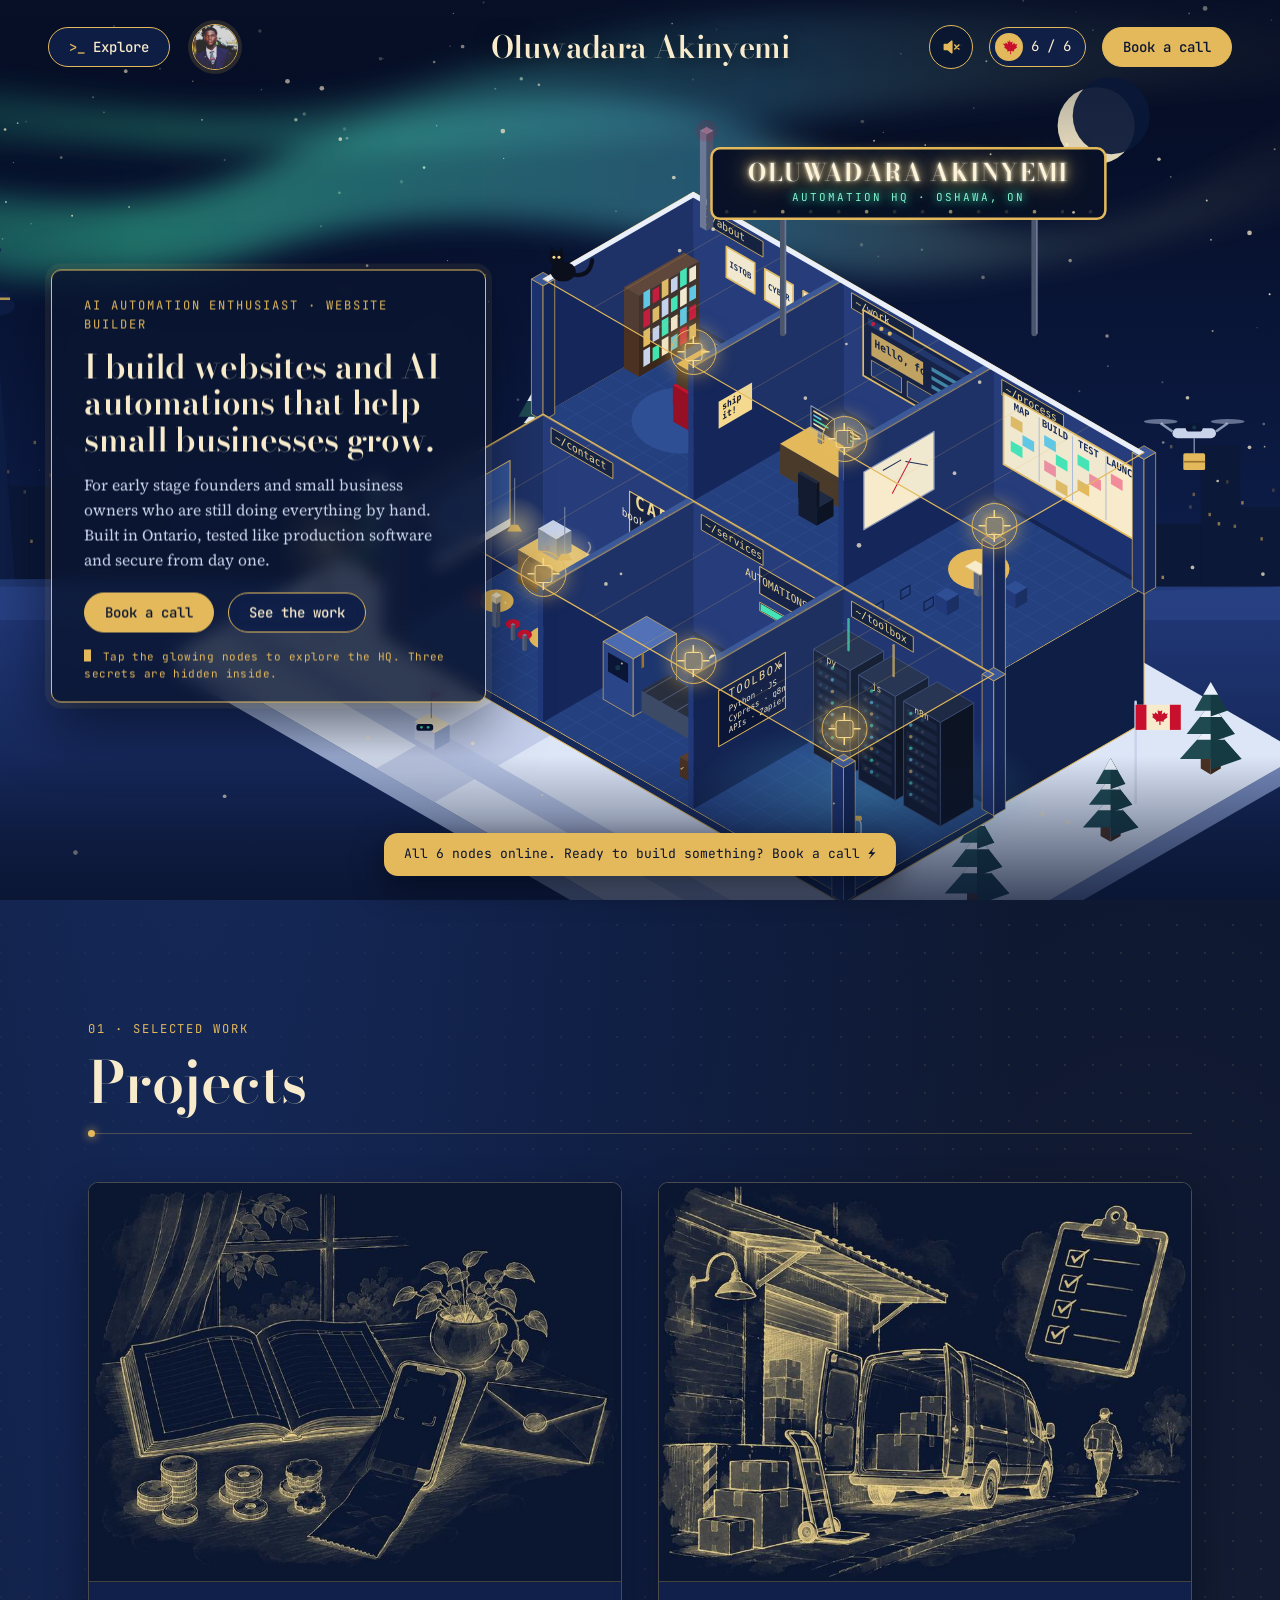
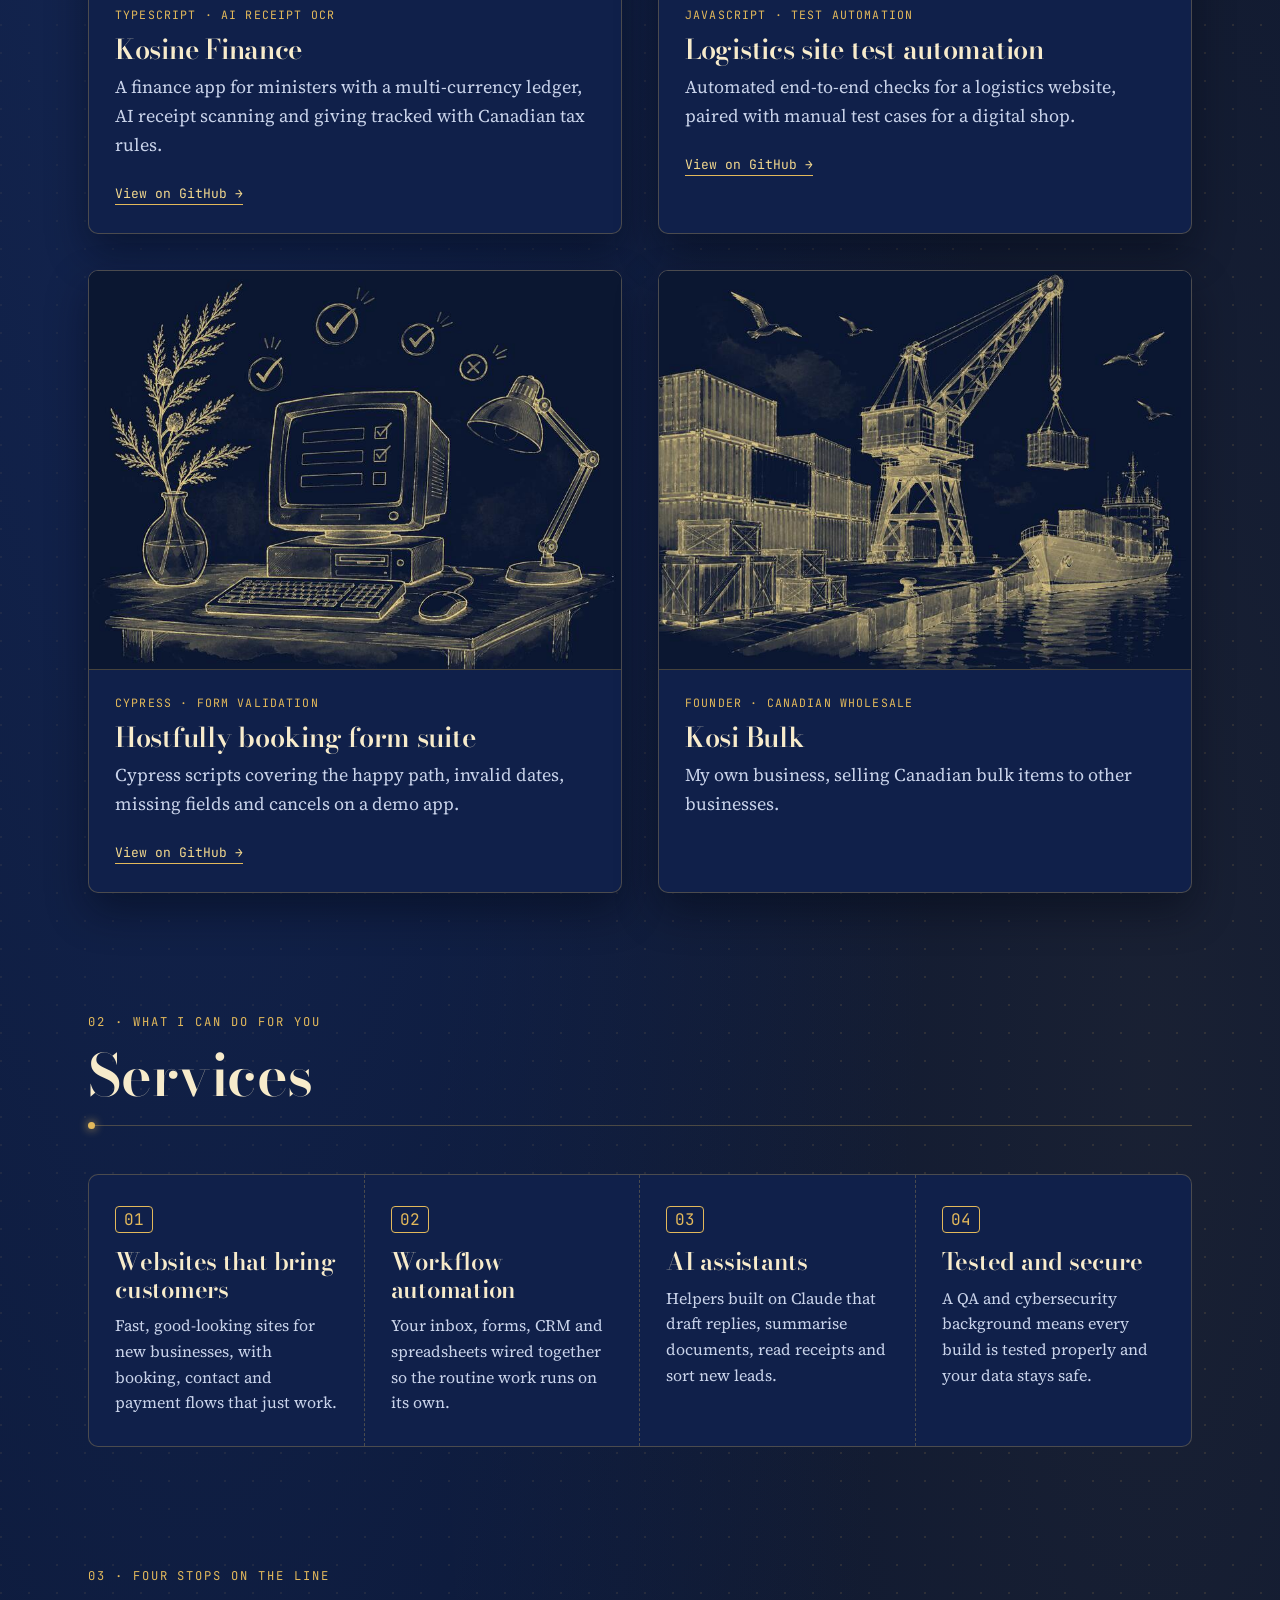
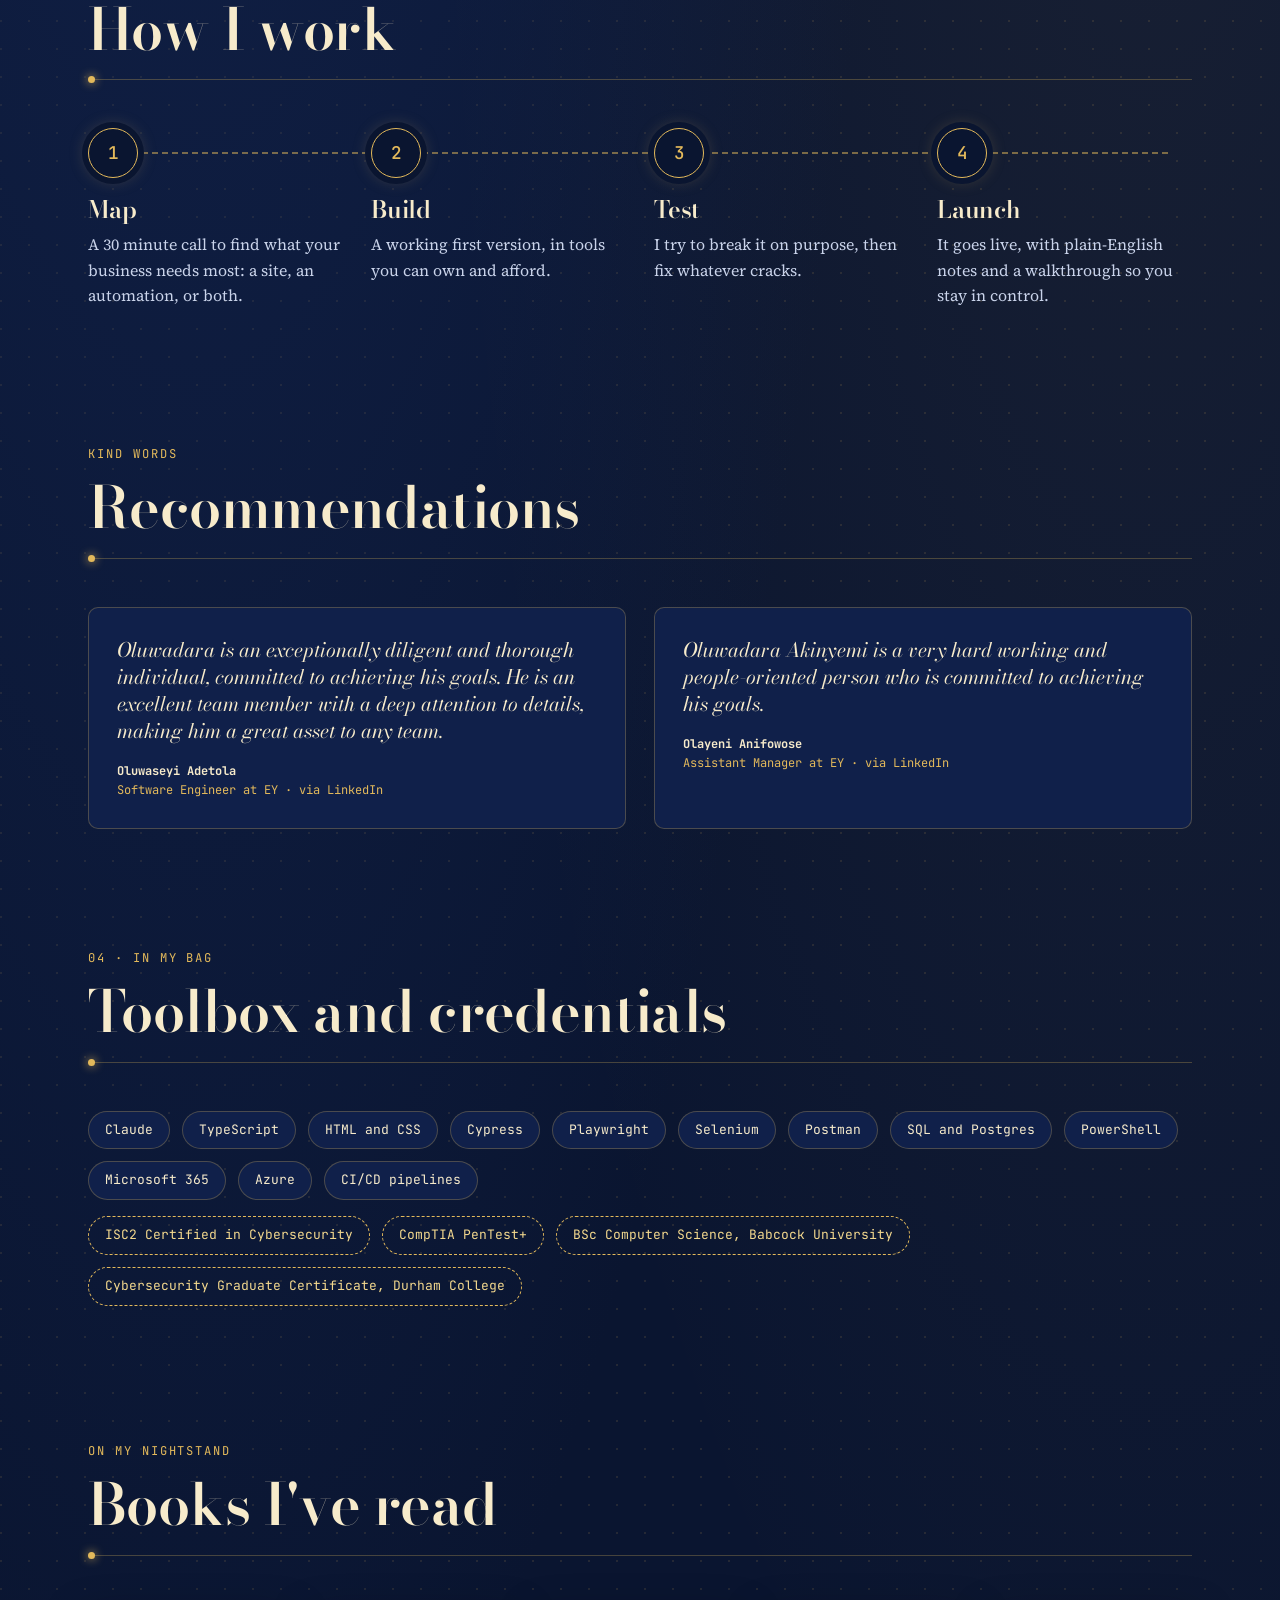
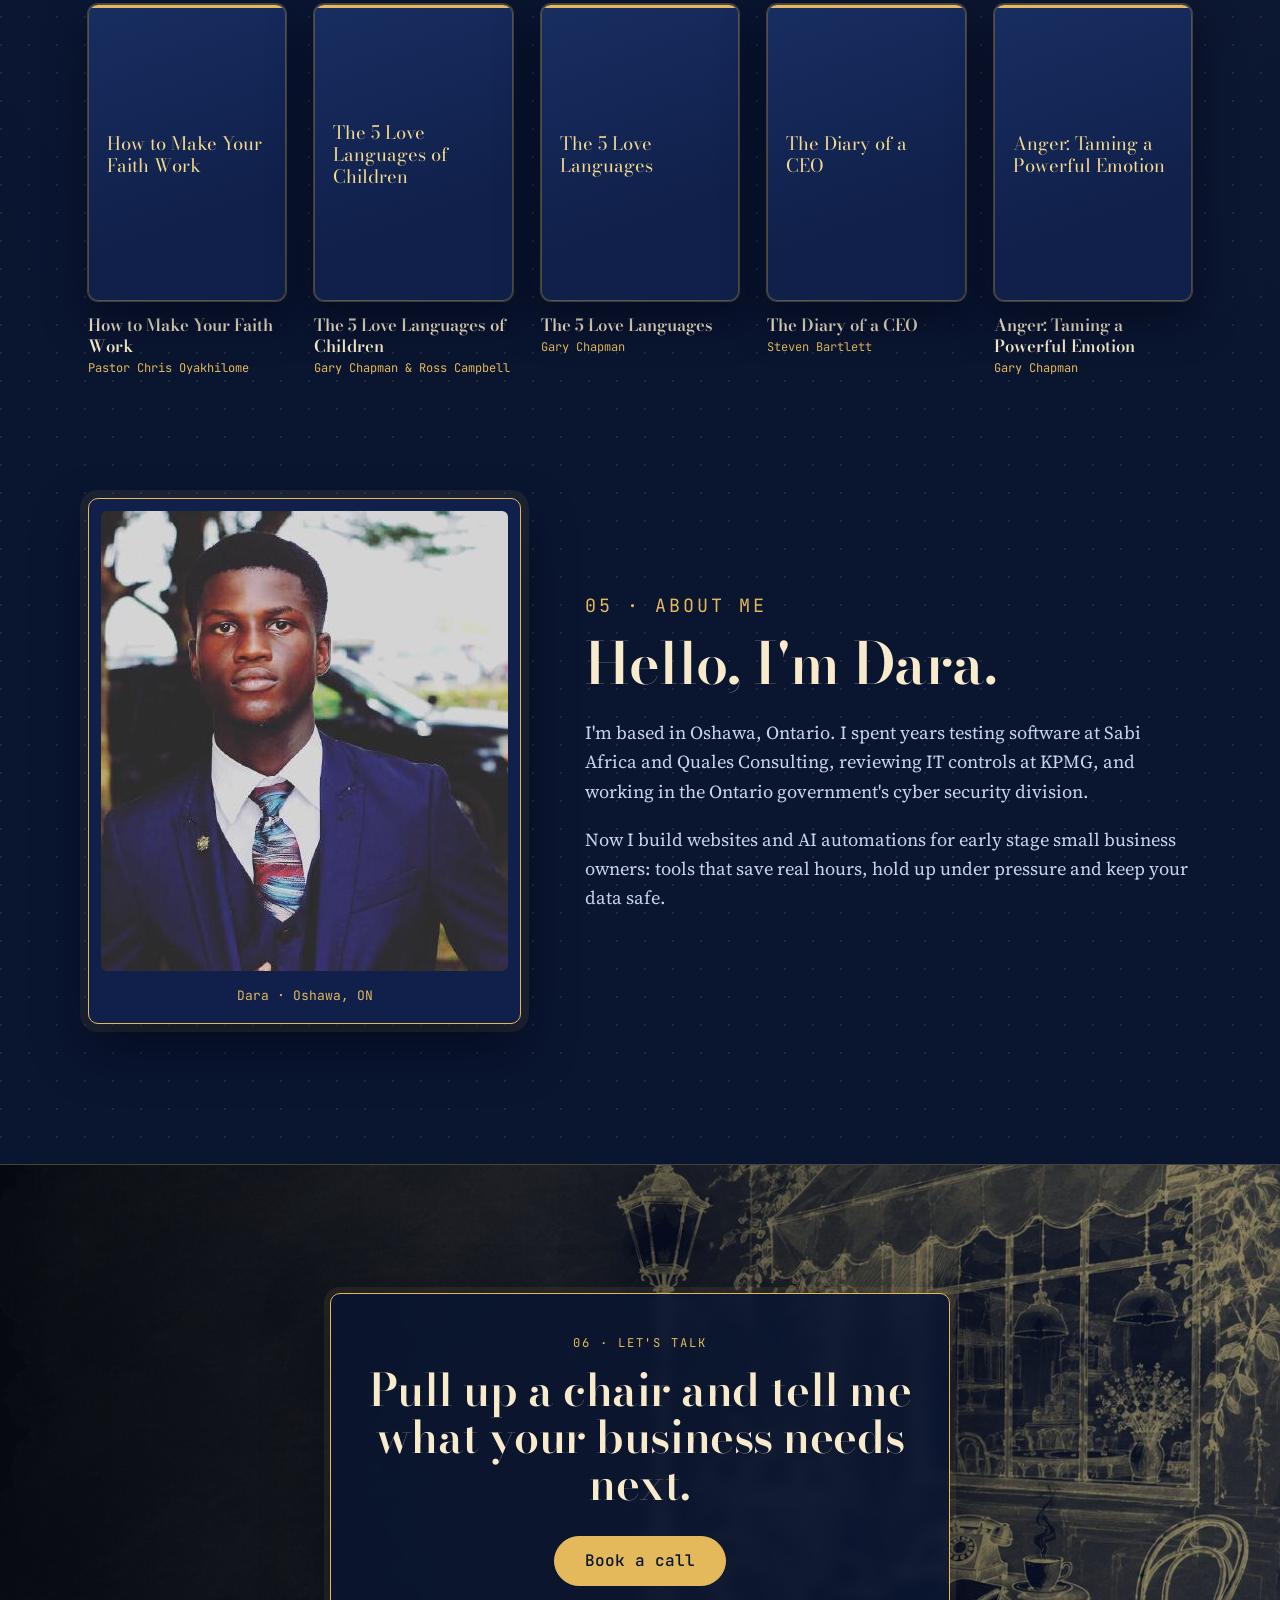
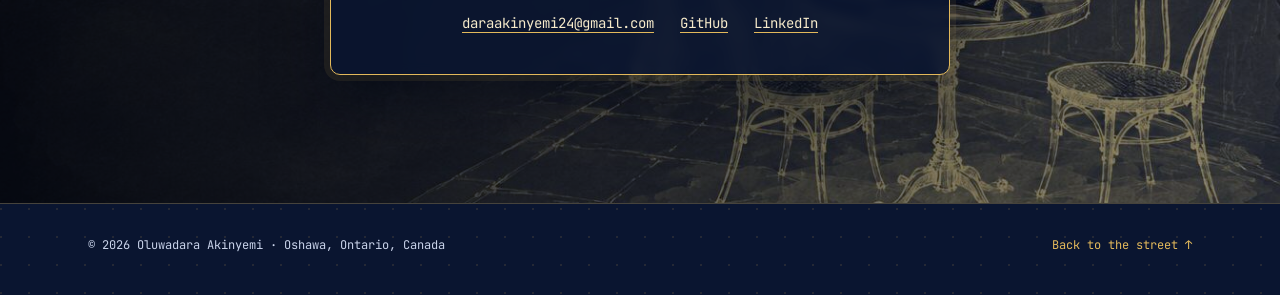
<file: index.html>
<!doctype html>
<html lang="en">
<head>
  <meta charset="utf-8">
  <meta name="viewport" content="width=device-width, initial-scale=1">
  <title>Oluwadara Akinyemi · AI Automation Enthusiast & Website Builder</title>
  <meta name="description" content="Oluwadara Akinyemi builds websites and AI automations for early stage small business owners and founders, from Oshawa, Ontario.">
  <meta name="theme-color" content="#0A1530">
  <link rel="canonical" href="https://oluwadara-akinyemi.netlify.app/">
  <meta property="og:url" content="https://oluwadara-akinyemi.netlify.app/">
  <link rel="icon" href="assets/favicon.svg" type="image/svg+xml">
  <meta property="og:type" content="website">
  <meta property="og:title" content="Oluwadara Akinyemi · AI Automation Enthusiast & Website Builder">
  <meta property="og:description" content="Websites and AI automations for early stage small business owners and founders.">
  <!-- After publishing, change this to the full address, e.g. https://your-name.netlify.app/assets/share.jpg -->
  <meta property="og:image" content="https://oluwadara-akinyemi.netlify.app/assets/share.jpg">
  <meta name="twitter:card" content="summary_large_image">
  <meta name="twitter:title" content="Oluwadara Akinyemi · AI Automation Enthusiast & Website Builder">
  <meta name="twitter:image" content="https://oluwadara-akinyemi.netlify.app/assets/share.jpg">
  <link rel="preconnect" href="https://fonts.googleapis.com">
  <link rel="preconnect" href="https://fonts.gstatic.com" crossorigin>
  <link href="https://fonts.googleapis.com/css2?family=Bodoni+Moda:ital,opsz,wght@0,6..96,500;0,6..96,600;1,6..96,500&family=JetBrains+Mono:wght@400;500&family=Source+Serif+4:opsz,wght@8..60,400;8..60,600&display=swap" rel="stylesheet">
  <link rel="stylesheet" href="styles.css">
</head>
<body>

<header class="topbar" id="top">
  <div class="topbar-left">
    <button class="pill" id="menuBtn" aria-expanded="false" aria-controls="menu"><span class="prompt">&gt;_</span> Explore</button>
    <a class="round" href="#about" aria-label="About Oluwadara">
      <img src="assets/oluwadara.jpg" alt="">
    </a>
  </div>
  <a class="wordmark" href="#top">Oluwadara Akinyemi</a>
  <div class="topbar-right">
    <button class="sound" id="soundBtn" type="button" aria-pressed="false" aria-label="Play background music" title="Background music"><svg viewBox="0 0 24 24" aria-hidden="true"><path class="sp" d="M4 9h4l5-4v14l-5-4H4z"/><path class="on" d="M16 8.5a5 5 0 0 1 0 7M18.5 6a8.5 8.5 0 0 1 0 12"/><path class="off" d="M16.5 9.5l5 5M21.5 9.5l-5 5"/></svg><span class="sound-eq" aria-hidden="true"><i></i><i></i><i></i></span></button>
    <span class="badge" title="Nodes you've discovered"><span class="badge-mark" aria-hidden="true"><svg viewBox="0 0 24 24"><path d="M12 2l1.6 4.2 2.9-1.4-.9 4.6 3.4-2.6.6 2.2 3.4-.6-1.5 3.6 1.5 1-5 4 .7 2.2-4.6-.9.2 4.7h-1.4l.2-4.7-4.6.9.7-2.2-5-4 1.5-1L2.5 7.8l3.4.6.6-2.2 3.4 2.6-.9-4.6 2.9 1.4z"/></svg></span><span id="found">0</span>/<span id="total">6</span></span>
    <a class="pill pill-strong" href="#contact" data-book>Book a call</a>
  </div>
</header>

<nav class="menu" id="menu" hidden>
  <p class="menu-title">~/oluwadara $ ls</p>
  <ul>
    <li><a href="#work"><span>01</span> Work</a></li>
    <li><a href="#services"><span>02</span> Services</a></li>
    <li><a href="#process"><span>03</span> How I work</a></li>
    <li><a href="#toolbox"><span>04</span> Toolbox</a></li>
    <li><a href="#about"><span>05</span> About</a></li>
    <li><a href="#contact"><span>06</span> Contact</a></li>
  </ul>
</nav>

<main>
  <section class="hero" aria-label="Introduction">
    <div class="hero-scroll" id="heroScroll">
      <div class="scene">
        <img class="scene-img" src="assets/hq.svg" alt="Isometric cutaway of a two-level automation headquarters on a snowy Canadian night: a café, a robot assembly line, a server room, a study, a website studio and a planning room, with a neon rooftop sign, a drone, a cat and the CN Tower under the northern lights." width="1920" height="1074" fetchpriority="high">
        <div class="neon" style="left:76.9%;top:20.4%" aria-hidden="true"><span class="neon-name">Oluwadara Akinyemi</span><span class="neon-sub">automation HQ · Oshawa, ON</span></div>
        <a class="spot" href="#work" style="left:72.9%;top:48.8%"><span class="spot-dot"></span><span class="spot-label"><b>01</b> /work · the website studio</span></a>
        <a class="spot" href="#services" style="left:63.5%;top:73.4%"><span class="spot-dot"></span><span class="spot-label"><b>02</b> /services · the automation line</span></a>
        <a class="spot" href="#process" style="left:82.2%;top:58.4%"><span class="spot-dot"></span><span class="spot-label"><b>03</b> /process · the planning room</span></a>
        <a class="spot" href="#toolbox" style="left:72.9%;top:81%"><span class="spot-dot"></span><span class="spot-label"><b>04</b> /toolbox · the server room</span></a>
        <a class="spot" href="#about" style="left:63.5%;top:39.1%"><span class="spot-dot"></span><span class="spot-label"><b>05</b> /about · the study</span></a>
        <a class="spot" href="#contact" style="left:54.2%;top:63.8%"><span class="spot-dot"></span><span class="spot-label"><b>06</b> /contact · the café</span></a>
        <button class="egg" type="button" style="left:55.2%;top:29.6%" data-egg="🐈 This is Byte, head of quality control. She approves every deploy by sitting on the keyboard." aria-label="Secret: the rooftop cat"></button>
        <button class="egg" type="button" style="left:94.7%;top:47%" data-egg="🚁 Delivery drone inbound, carrying a freshly launched website to its new owner." aria-label="Secret: the drone"></button>
        <button class="egg" type="button" style="left:73.3%;top:92%" data-egg="🐞 The bug jar. Every bug gets caught here in testing, before it ever reaches your customers." aria-label="Secret: the bug jar"></button>
      </div>
    </div>
    <div class="hero-card">
      <p class="eyebrow">AI Automation Enthusiast · Website Builder</p>
      <h1>I build websites and AI automations that help small businesses grow.</h1>
      <p class="hero-sub">For early stage founders and small business owners who are still doing everything by hand. Built in Ontario, tested like production software and secure from day one.</p>
      <div class="hero-actions">
        <a class="pill pill-strong" href="#contact" data-book>Book a call</a>
        <a class="pill" href="#work">See the work</a>
      </div>
      <p class="hint"><span class="blink"></span> Tap the glowing nodes to explore the HQ. Three secrets are hidden inside.</p>
    </div>
  </section>

  <section class="section" id="work" data-discover>
    <div class="section-head">
      <p class="eyebrow">01 · Selected work</p>
      <h2>Projects</h2>
    </div>
    <div class="grid">
      <article class="card">
        <div class="card-img"><img src="assets/kosine-finance.jpg" alt="Sketch of a ledger, coins and a phone scanning a receipt" loading="lazy" width="800" height="603"></div>
        <div class="card-body">
          <p class="tag">TypeScript · AI receipt OCR</p>
          <h3>Kosine Finance</h3>
          <p>A finance app for ministers with a multi-currency ledger, AI receipt scanning and giving tracked with Canadian tax rules.</p>
          <a class="link" href="https://github.com/darlex24/kosine-finance" target="_blank" rel="noopener">View on GitHub</a>
        </div>
      </article>
      <article class="card">
        <div class="card-img"><img src="assets/logistics-tests.jpg" alt="Sketch of a delivery van at a loading dock with a checklist" loading="lazy" width="800" height="603"></div>
        <div class="card-body">
          <p class="tag">JavaScript · Test automation</p>
          <h3>Logistics site test automation</h3>
          <p>Automated end-to-end checks for a logistics website, paired with manual test cases for a digital shop.</p>
          <a class="link" href="https://github.com/darlex24/interview-assessment-solution" target="_blank" rel="noopener">View on GitHub</a>
        </div>
      </article>
      <article class="card">
        <div class="card-img"><img src="assets/booking-form-tests.jpg" alt="Sketch of a vintage computer with tick marks and a cypress branch" loading="lazy" width="800" height="603"></div>
        <div class="card-body">
          <p class="tag">Cypress · Form validation</p>
          <h3>Hostfully booking form suite</h3>
          <p>Cypress scripts covering the happy path, invalid dates, missing fields and cancels on a demo app.</p>
          <a class="link" href="https://github.com/darlex24/Hostfully-assessment-1" target="_blank" rel="noopener">View on GitHub</a>
        </div>
      </article>
      <article class="card">
        <div class="card-img"><img src="assets/b2bbulk.jpg" alt="Sketch of a harbour with shipping containers and a cargo crane, for Kosi Bulk" loading="lazy" width="800" height="603"></div>
        <div class="card-body">
          <p class="tag">Founder · Canadian wholesale</p>
          <h3>Kosi Bulk</h3>
          <p>My own business, selling Canadian bulk items to other businesses.</p>
        </div>
      </article>
    </div>
  </section>

  <section class="section" id="services" data-discover>
    <div class="section-head">
      <p class="eyebrow">02 · What I can do for you</p>
      <h2>Services</h2>
    </div>
    <div class="services">
      <div class="service">
        <span class="num">01</span>
        <h3>Websites that bring customers</h3>
        <p>Fast, good-looking sites for new businesses, with booking, contact and payment flows that just work.</p>
      </div>
      <div class="service">
        <span class="num">02</span>
        <h3>Workflow automation</h3>
        <p>Your inbox, forms, CRM and spreadsheets wired together so the routine work runs on its own.</p>
      </div>
      <div class="service">
        <span class="num">03</span>
        <h3>AI assistants</h3>
        <p>Helpers built on Claude that draft replies, summarise documents, read receipts and sort new leads.</p>
      </div>
      <div class="service">
        <span class="num">04</span>
        <h3>Tested and secure</h3>
        <p>A QA and cybersecurity background means every build is tested properly and your data stays safe.</p>
      </div>
    </div>
  </section>

  <section class="section" id="process" data-discover>
    <div class="section-head">
      <p class="eyebrow">03 · Four stops on the line</p>
      <h2>How I work</h2>
    </div>
    <ol class="steps">
      <li><span class="step-no">1</span><h3>Map</h3><p>A 30 minute call to find what your business needs most: a site, an automation, or both.</p></li>
      <li><span class="step-no">2</span><h3>Build</h3><p>A working first version, in tools you can own and afford.</p></li>
      <li><span class="step-no">3</span><h3>Test</h3><p>I try to break it on purpose, then fix whatever cracks.</p></li>
      <li><span class="step-no">4</span><h3>Launch</h3><p>It goes live, with plain-English notes and a walkthrough so you stay in control.</p></li>
    </ol>
  </section>

  <section class="section" id="testimonials">
    <div class="section-head">
      <p class="eyebrow">Kind words</p>
      <h2>Recommendations</h2>
    </div>
    <div class="quotes quotes-2">
      <figure class="quote">
        <blockquote>Oluwadara is an exceptionally diligent and thorough individual, committed to achieving his goals. He is an excellent team member with a deep attention to details, making him a great asset to any team.</blockquote>
        <figcaption><strong>Oluwaseyi Adetola</strong> Software Engineer at EY · via LinkedIn</figcaption>
      </figure>
      <figure class="quote">
        <blockquote>Oluwadara Akinyemi is a very hard working and people-oriented person who is committed to achieving his goals.</blockquote>
        <figcaption><strong>Olayeni Anifowose</strong> Assistant Manager at EY · via LinkedIn</figcaption>
      </figure>
    </div>
  </section>

  <section class="section" id="toolbox" data-discover>
    <div class="section-head">
      <p class="eyebrow">04 · In my bag</p>
      <h2>Toolbox and credentials</h2>
    </div>
    <ul class="chips">
      <li>Claude</li><li>TypeScript</li><li>HTML and CSS</li><li>Cypress</li><li>Playwright</li><li>Selenium</li><li>Postman</li><li>SQL and Postgres</li><li>PowerShell</li><li>Microsoft 365</li><li>Azure</li><li>CI/CD pipelines</li>
    </ul>
    <ul class="chips chips-cert">
      <li>ISC2 Certified in Cybersecurity</li><li>CompTIA PenTest+</li><li>BSc Computer Science, Babcock University</li><li>Cybersecurity Graduate Certificate, Durham College</li>
    </ul>
  </section>

  <section class="section" id="reading">
    <div class="section-head">
      <p class="eyebrow">On my nightstand</p>
      <h2>Books I've read</h2>
    </div>
    <ul class="books">
        <li class="book">
          <div class="book-cover"><span class="book-fallback" aria-hidden="true">How to Make Your Faith Work</span><img src="https://cdn.shopify.com/s/files/1/0674/5433/7265/files/2940011925931_p0.jpg?v=1765570369" alt="Cover of How to Make Your Faith Work by Pastor Chris Oyakhilome" loading="lazy" referrerpolicy="no-referrer" onerror="this.remove()"></div>
          <p class="book-title">How to Make Your Faith Work</p>
          <p class="book-author">Pastor Chris Oyakhilome</p>
        </li>
        <li class="book">
          <div class="book-cover"><span class="book-fallback" aria-hidden="true">The 5 Love Languages of Children</span><img src="https://www.tatteredcover.com/cdn/shop/files/9780802412850_p0.jpg?v=1771579818&amp;width=600" alt="Cover of The 5 Love Languages of Children by Gary Chapman &amp; Ross Campbell" loading="lazy" referrerpolicy="no-referrer" onerror="this.remove()"></div>
          <p class="book-title">The 5 Love Languages of Children</p>
          <p class="book-author">Gary Chapman &amp; Ross Campbell</p>
        </li>
        <li class="book">
          <div class="book-cover"><span class="book-fallback" aria-hidden="true">The 5 Love Languages</span><img src="https://www.tatteredcover.com/cdn/shop/files/9780802412706_p0.jpg?v=1771578413&amp;width=600" alt="Cover of The 5 Love Languages by Gary Chapman" loading="lazy" referrerpolicy="no-referrer" onerror="this.remove()"></div>
          <p class="book-title">The 5 Love Languages</p>
          <p class="book-author">Gary Chapman</p>
        </li>
        <li class="book">
          <div class="book-cover"><span class="book-fallback" aria-hidden="true">The Diary of a CEO</span><img src="https://cdn.penguin.co.uk/dam-assets/books/9781529146509/9781529146509-jacket-large.jpg" alt="Cover of The Diary of a CEO by Steven Bartlett" loading="lazy" referrerpolicy="no-referrer" onerror="this.remove()"></div>
          <p class="book-title">The Diary of a CEO</p>
          <p class="book-author">Steven Bartlett</p>
        </li>
        <li class="book">
          <div class="book-cover"><span class="book-fallback" aria-hidden="true">Anger: Taming a Powerful Emotion</span><img src="https://www.tatteredcover.com/cdn/shop/files/9780802413147_p0.jpg?v=1771577996&amp;width=600" alt="Cover of Anger: Taming a Powerful Emotion by Gary Chapman" loading="lazy" referrerpolicy="no-referrer" onerror="this.remove()"></div>
          <p class="book-title">Anger: Taming a Powerful Emotion</p>
          <p class="book-author">Gary Chapman</p>
        </li>
    </ul>
  </section>

  <section class="section about" id="about" data-discover>
    <div class="about-photo">
      <img src="assets/oluwadara.jpg" alt="Portrait of Oluwadara Akinyemi" loading="lazy" width="460" height="460">
    </div>
    <div class="about-text">
      <p class="eyebrow">05 · About me</p>
      <h2>Hello, I'm Dara.</h2>
      <p>I'm based in Oshawa, Ontario. I spent years testing software at Sabi Africa and Quales Consulting, reviewing IT controls at KPMG, and working in the Ontario government's cyber security division.</p>
      <p>Now I build websites and AI automations for early stage small business owners: tools that save real hours, hold up under pressure and keep your data safe.</p>
    </div>
  </section>

  <section class="contact" id="contact" data-discover>
    <img class="contact-bg" src="assets/cafe.jpg" alt="" loading="lazy">
    <div class="contact-card">
      <p class="eyebrow">06 · Let's talk</p>
      <h2>Pull up a chair and tell me what your business needs next.</h2>
      <a class="pill pill-strong pill-lg" href="#contact" data-book>Book a call</a>
      <ul class="contact-links">
        <li><a href="mailto:daraakinyemi24@gmail.com">daraakinyemi24@gmail.com</a></li>
        <li><a href="https://github.com/darlex24" target="_blank" rel="noopener">GitHub</a></li>
        <li><a href="https://www.linkedin.com/in/oluwadara-akinyemi/" target="_blank" rel="noopener">LinkedIn</a></li>
      </ul>
    </div>
  </section>
</main>

<footer class="footer">
  <p>© <span id="year">2026</span> Oluwadara Akinyemi · Oshawa, Ontario, Canada</p>
  <a href="#top">Back to the street ↑</a>
</footer>

<div class="toast" id="toast" role="status" aria-live="polite"></div>

<script src="script.js"></script>
</body>
</html>
</file>
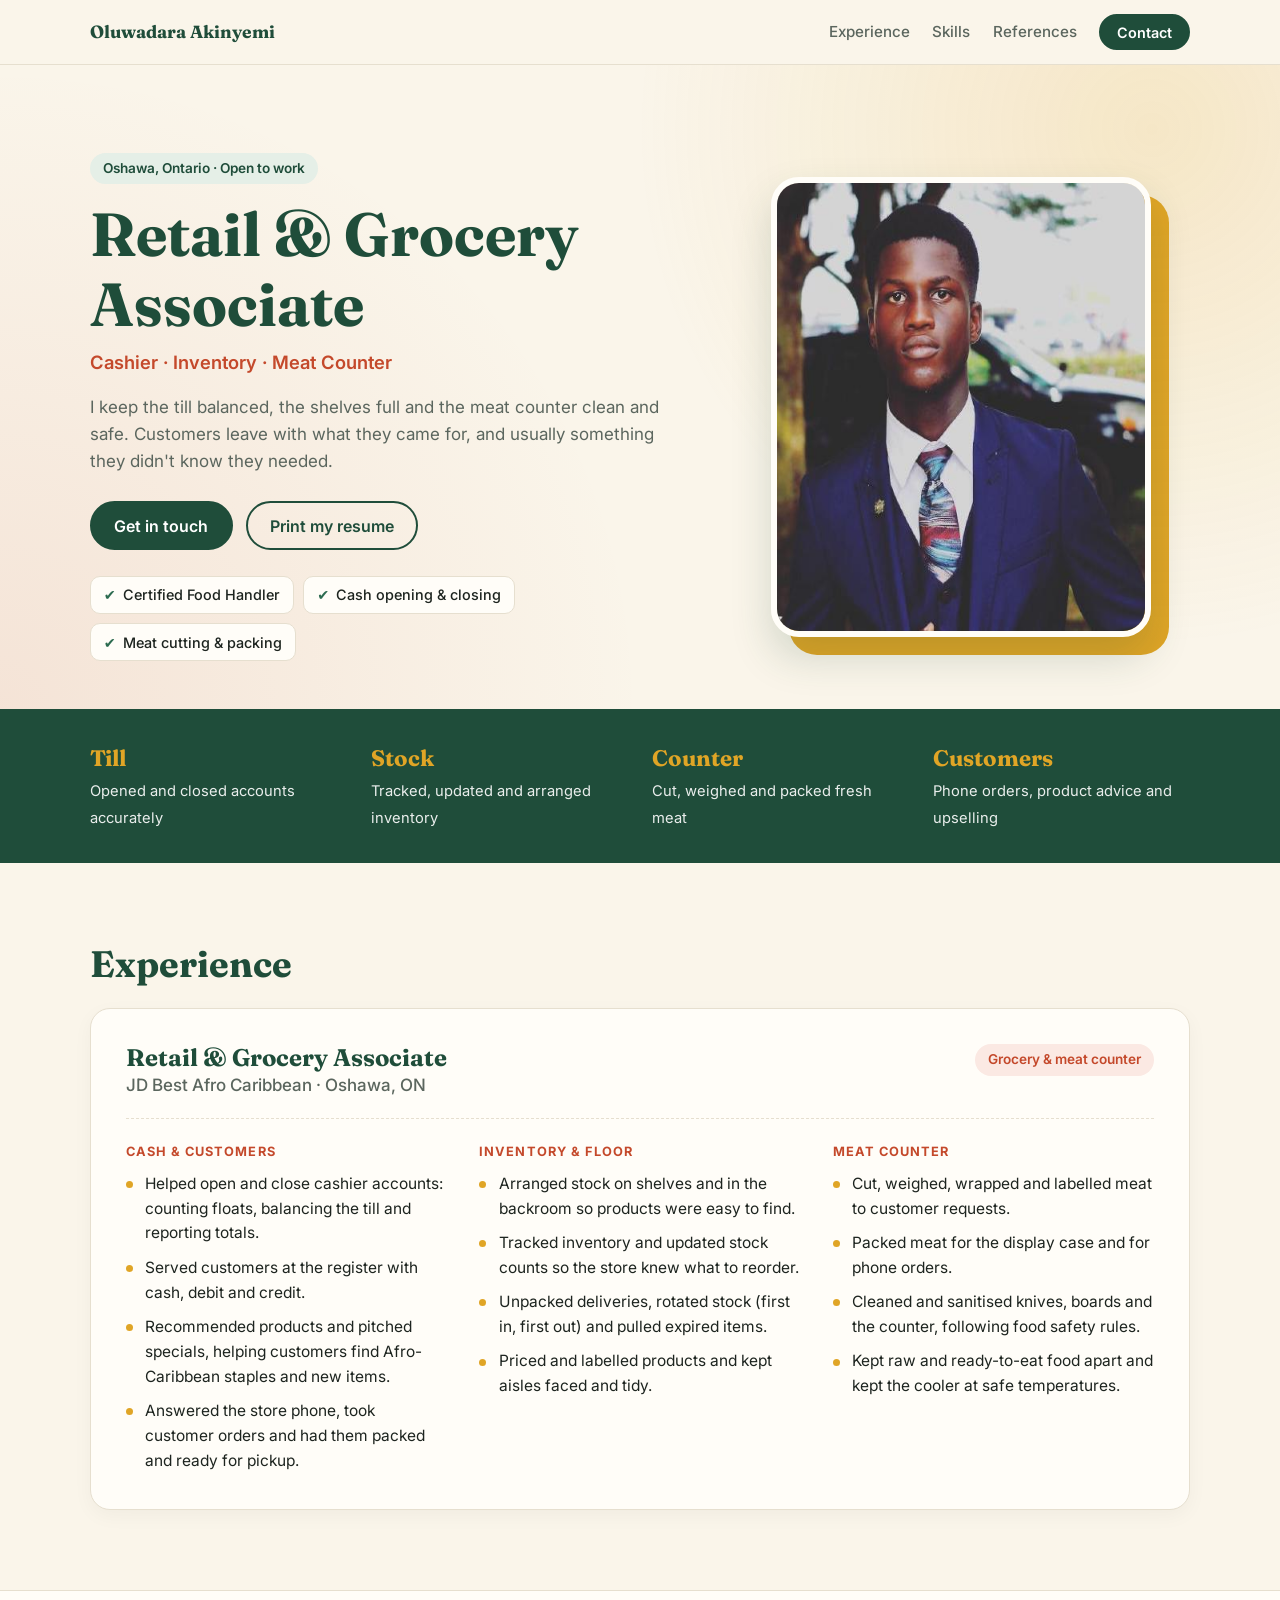
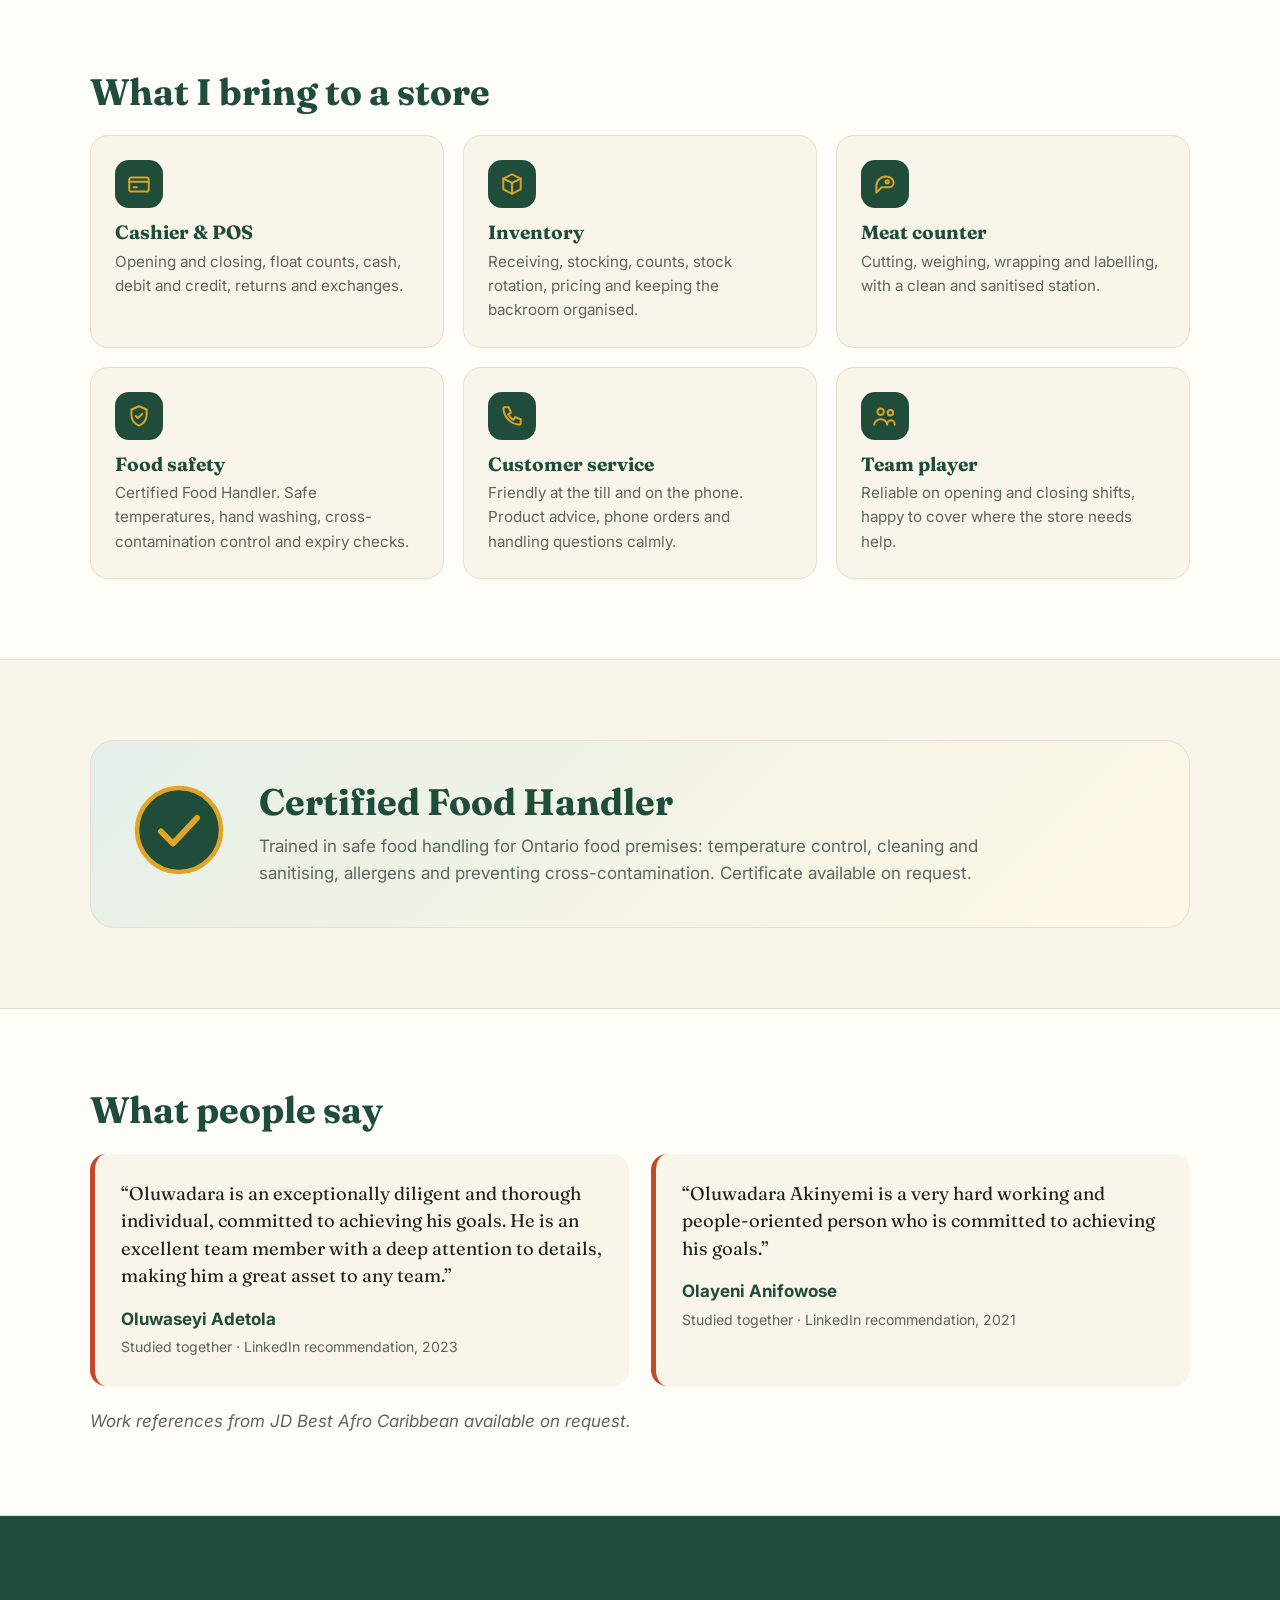
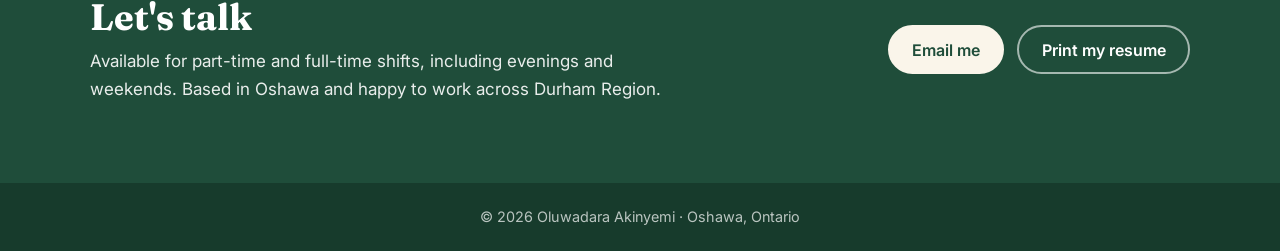
<file: retail-site/index.html>
<!doctype html>
<html lang="en-CA">
<head>
  <meta charset="utf-8">
  <meta name="viewport" content="width=device-width, initial-scale=1">
  <title>Oluwadara Akinyemi · Retail &amp; Grocery Associate</title>
  <meta name="description" content="Oluwadara Akinyemi, Retail &amp; Grocery Associate in Oshawa, Ontario. Cashier, inventory and meat counter experience. Certified Food Handler.">
  <meta name="theme-color" content="#1f4d3a">
  <link rel="icon" href="assets/favicon.svg" type="image/svg+xml">
  <link rel="preconnect" href="https://fonts.googleapis.com">
  <link rel="preconnect" href="https://fonts.gstatic.com" crossorigin>
  <link href="https://fonts.googleapis.com/css2?family=Fraunces:opsz,wght@9..144,600;9..144,700&family=Inter:wght@400;500;600&display=swap" rel="stylesheet">
  <link rel="stylesheet" href="styles.css">
</head>
<body>
  <header class="top">
    <div class="wrap top-in">
      <a class="brand" href="#top">Oluwadara Akinyemi</a>
      <nav aria-label="Sections">
        <a href="#experience">Experience</a>
        <a href="#skills">Skills</a>
        <a href="#references">References</a>
        <a class="btn btn-sm" href="#contact">Contact</a>
      </nav>
    </div>
  </header>

  <main id="top">
    <section class="hero">
      <div class="wrap hero-in">
        <div class="hero-text">
          <p class="eyebrow">Oshawa, Ontario · Open to work</p>
          <h1>Retail &amp; Grocery Associate</h1>
          <p class="sub">Cashier · Inventory · Meat Counter</p>
          <p class="lead">I keep the till balanced, the shelves full and the meat counter clean and safe. Customers leave with what they came for, and usually something they didn't know they needed.</p>
          <div class="cta">
            <a class="btn" href="#contact">Get in touch</a>
            <button class="btn btn-ghost" type="button" data-print>Print my resume</button>
          </div>
          <ul class="badges" aria-label="Highlights">
            <li><span class="ic" aria-hidden="true">✔</span> Certified Food Handler</li>
            <li><span class="ic" aria-hidden="true">✔</span> Cash opening &amp; closing</li>
            <li><span class="ic" aria-hidden="true">✔</span> Meat cutting &amp; packing</li>
          </ul>
        </div>
        <figure class="hero-photo">
          <img src="assets/oluwadara.jpg" alt="Portrait of Oluwadara Akinyemi" width="460" height="460">
        </figure>
      </div>
    </section>

    <section class="band" aria-label="At a glance">
      <div class="wrap stats">
        <div><strong>Till</strong><span>Opened and closed accounts accurately</span></div>
        <div><strong>Stock</strong><span>Tracked, updated and arranged inventory</span></div>
        <div><strong>Counter</strong><span>Cut, weighed and packed fresh meat</span></div>
        <div><strong>Customers</strong><span>Phone orders, product advice and upselling</span></div>
      </div>
    </section>

    <section id="experience" class="section">
      <div class="wrap">
        <h2>Experience</h2>
        <article class="job">
          <div class="job-head">
            <div>
              <h3>Retail &amp; Grocery Associate</h3>
              <p class="where">JD Best Afro Caribbean · Oshawa, ON</p>
            </div>
            <span class="tag">Grocery &amp; meat counter</span>
          </div>
          <div class="job-cols">
            <div>
              <h4>Cash &amp; customers</h4>
              <ul>
                <li>Helped open and close cashier accounts: counting floats, balancing the till and reporting totals.</li>
                <li>Served customers at the register with cash, debit and credit.</li>
                <li>Recommended products and pitched specials, helping customers find Afro-Caribbean staples and new items.</li>
                <li>Answered the store phone, took customer orders and had them packed and ready for pickup.</li>
              </ul>
            </div>
            <div>
              <h4>Inventory &amp; floor</h4>
              <ul>
                <li>Arranged stock on shelves and in the backroom so products were easy to find.</li>
                <li>Tracked inventory and updated stock counts so the store knew what to reorder.</li>
                <li>Unpacked deliveries, rotated stock (first in, first out) and pulled expired items.</li>
                <li>Priced and labelled products and kept aisles faced and tidy.</li>
              </ul>
            </div>
            <div>
              <h4>Meat counter</h4>
              <ul>
                <li>Cut, weighed, wrapped and labelled meat to customer requests.</li>
                <li>Packed meat for the display case and for phone orders.</li>
                <li>Cleaned and sanitised knives, boards and the counter, following food safety rules.</li>
                <li>Kept raw and ready-to-eat food apart and kept the cooler at safe temperatures.</li>
              </ul>
            </div>
          </div>
        </article>
      </div>
    </section>

    <section id="skills" class="section alt">
      <div class="wrap">
        <h2>What I bring to a store</h2>
        <div class="grid">
          <div class="card">
            <span class="card-ic" aria-hidden="true">
              <svg viewBox="0 0 24 24"><rect x="3" y="6" width="18" height="13" rx="2"/><path d="M3 10h18M7 15h3"/></svg>
            </span>
            <h3>Cashier &amp; POS</h3>
            <p>Opening and closing, float counts, cash, debit and credit, returns and exchanges.</p>
          </div>
          <div class="card">
            <span class="card-ic" aria-hidden="true">
              <svg viewBox="0 0 24 24"><path d="M4 7l8-4 8 4v10l-8 4-8-4z"/><path d="M4 7l8 4 8-4M12 11v10"/></svg>
            </span>
            <h3>Inventory</h3>
            <p>Receiving, stocking, counts, stock rotation, pricing and keeping the backroom organised.</p>
          </div>
          <div class="card">
            <span class="card-ic" aria-hidden="true">
              <svg viewBox="0 0 24 24"><path d="M4 14c0-5 4-9 9-9 4 0 7 3 7 6s-3 4-5 4H9l-5 5z"/><circle cx="14" cy="10" r="1.5"/></svg>
            </span>
            <h3>Meat counter</h3>
            <p>Cutting, weighing, wrapping and labelling, with a clean and sanitised station.</p>
          </div>
          <div class="card">
            <span class="card-ic" aria-hidden="true">
              <svg viewBox="0 0 24 24"><path d="M12 3l7 3v5c0 5-3 8-7 10-4-2-7-5-7-10V6z"/><path d="M9 12l2 2 4-4"/></svg>
            </span>
            <h3>Food safety</h3>
            <p>Certified Food Handler. Safe temperatures, hand washing, cross-contamination control and expiry checks.</p>
          </div>
          <div class="card">
            <span class="card-ic" aria-hidden="true">
              <svg viewBox="0 0 24 24"><path d="M5 4h4l2 5-2.5 1.5a11 11 0 005 5L15 13l5 2v4a1 1 0 01-1 1A16 16 0 014 5a1 1 0 011-1z"/></svg>
            </span>
            <h3>Customer service</h3>
            <p>Friendly at the till and on the phone. Product advice, phone orders and handling questions calmly.</p>
          </div>
          <div class="card">
            <span class="card-ic" aria-hidden="true">
              <svg viewBox="0 0 24 24"><circle cx="8" cy="8" r="3"/><circle cx="17" cy="9" r="2.5"/><path d="M2 20c0-3 3-5 6-5s6 2 6 5M14 20c0-2 1.5-4 3.5-4S21 18 21 20"/></svg>
            </span>
            <h3>Team player</h3>
            <p>Reliable on opening and closing shifts, happy to cover where the store needs help.</p>
          </div>
        </div>
      </div>
    </section>

    <section id="certificate" class="section">
      <div class="wrap cert">
        <div class="cert-seal" aria-hidden="true">
          <svg viewBox="0 0 64 64"><circle cx="32" cy="32" r="28"/><path d="M20 33l8 8 16-17"/></svg>
        </div>
        <div>
          <h2>Certified Food Handler</h2>
          <p>Trained in safe food handling for Ontario food premises: temperature control, cleaning and sanitising, allergens and preventing cross-contamination. Certificate available on request.</p>
        </div>
      </div>
    </section>

    <section id="references" class="section alt">
      <div class="wrap">
        <h2>What people say</h2>
        <div class="quotes">
          <figure class="quote">
            <blockquote>“Oluwadara is an exceptionally diligent and thorough individual, committed to achieving his goals. He is an excellent team member with a deep attention to details, making him a great asset to any team.”</blockquote>
            <figcaption><strong>Oluwaseyi Adetola</strong><span>Studied together · LinkedIn recommendation, 2023</span></figcaption>
          </figure>
          <figure class="quote">
            <blockquote>“Oluwadara Akinyemi is a very hard working and people-oriented person who is committed to achieving his goals.”</blockquote>
            <figcaption><strong>Olayeni Anifowose</strong><span>Studied together · LinkedIn recommendation, 2021</span></figcaption>
          </figure>
        </div>
        <p class="note">Work references from JD Best Afro Caribbean available on request.</p>
      </div>
    </section>

    <section id="contact" class="section contact">
      <div class="wrap contact-in">
        <div>
          <h2>Let's talk</h2>
          <p>Available for part-time and full-time shifts, including evenings and weekends. Based in Oshawa and happy to work across Durham Region.</p>
        </div>
        <div class="contact-actions">
          <a class="btn btn-light" href="mailto:daraakinyemi24@gmail.com?subject=Shift%20opportunity">Email me</a>
          <button class="btn btn-outline-light" type="button" data-print>Print my resume</button>
        </div>
      </div>
    </section>
  </main>

  <footer class="foot">
    <div class="wrap">© <span id="yr">2026</span> Oluwadara Akinyemi · Oshawa, Ontario</div>
  </footer>

  <script>
    document.getElementById('yr').textContent = new Date().getFullYear();
    document.querySelectorAll('[data-print]').forEach(function (b) {
      b.addEventListener('click', function () { window.print(); });
    });
  </script>
</body>
</html>
</file>
<file: styles.css>
:root {
  --night: #0A1530;      /* page background */
  --navy: #10204A;       /* cards, panels */
  --navy-2: #182D61;     /* hover / raised */
  --line: rgba(227,185,91,.28);
  --gold: #E3B95B;       /* accent */
  --gold-2: #F4D98E;     /* glow */
  --cream: #F7EBCB;      /* headings */
  --text: #C9D3EA;       /* body copy */
  --maple: #C8102E;      /* Canadian red, used sparingly */
  --shadow: 0 0 0 1px var(--line), 0 18px 40px rgba(2,6,20,.55);
  --radius: 10px;
  --display: "Bodoni Moda", "Didot", Georgia, serif;
  --mono: "JetBrains Mono", ui-monospace, Menlo, monospace;
  --body: "Source Serif 4", Georgia, serif;
  --max: 1200px;
}

* { box-sizing: border-box; }
html { scroll-behavior: smooth; }
body {
  margin: 0;
  background: var(--night);
  background-image:
    radial-gradient(ellipse at 15% 0%, rgba(24,45,97,.9), transparent 55%),
    radial-gradient(ellipse at 90% 40%, rgba(227,185,91,.07), transparent 45%),
    radial-gradient(circle at 1px 1px, rgba(227,185,91,.12) 1px, transparent 0);
  background-size: auto, auto, 28px 28px;
  color: var(--text);
  font-family: var(--body);
  font-size: 18px;
  line-height: 1.6;
  -webkit-font-smoothing: antialiased;
}
img { max-width: 100%; display: block; }
a { color: inherit; }
h1, h2, h3 { font-family: var(--display); font-weight: 600; color: var(--cream); margin: 0; letter-spacing: -0.01em; }
h2 { font-size: clamp(2.2rem, 5vw, 3.6rem); line-height: 1.05; }
h3 { font-size: 1.5rem; line-height: 1.15; }
p { margin: 0 0 1em; }
.eyebrow {
  font-family: var(--mono);
  font-size: .76rem;
  letter-spacing: .16em;
  text-transform: uppercase;
  color: var(--gold);
  margin-bottom: .8rem;
}

/* ---------- Buttons ---------- */
.pill { white-space: nowrap;
  display: inline-flex; align-items: center; justify-content: center; gap: 8px;
  font-family: var(--mono); font-size: 14px; line-height: 1; font-weight: 500;
  color: var(--cream); text-decoration: none;
  background: rgba(16,32,74,.85);
  border: 1px solid var(--gold);
  border-radius: 999px;
  padding: 12px 20px;
  backdrop-filter: blur(6px);
  cursor: pointer;
  transition: transform .18s ease, box-shadow .18s ease, background .18s ease, color .18s ease;
}
.pill:hover { transform: translateY(-1px); box-shadow: 0 0 0 4px rgba(227,185,91,.18), 0 0 24px rgba(227,185,91,.35); }
.pill:active { transform: translateY(1px); }
.pill-strong { background: var(--gold); color: var(--night); }
.pill-strong:hover { background: var(--gold-2); color: var(--night); }
.pill-lg { font-size: 16px; padding: 16px 30px; }
.prompt { color: var(--gold); }
.pill:focus-visible, .round:focus-visible, .spot:focus-visible, .link:focus-visible { outline: 2px dashed var(--gold); outline-offset: 4px; }

.round {
  width: 46px; height: 46px; border-radius: 50%;
  border: 1.5px solid var(--gold);
  box-shadow: 0 0 0 4px rgba(227,185,91,.15);
  overflow: hidden; display: inline-block; flex: none;
  transition: transform .2s ease;
}
.round:hover { transform: scale(1.06); }
.round img { width: 100%; height: 100%; object-fit: cover; }

/* ---------- Top bar ---------- */
.topbar {
  position: fixed; inset: 0 0 auto 0; z-index: 50;
  display: grid; grid-template-columns: 1fr auto 1fr; align-items: center;
  padding: 22px 48px;
  pointer-events: none;
  transition: background .3s ease, padding .3s ease;
}
.topbar > * { pointer-events: auto; }
.topbar.scrolled { background: rgba(10,21,48,.88); backdrop-filter: blur(10px); padding: 12px 48px; border-bottom: 1px solid var(--line); }
.topbar-left { display: flex; gap: 22px; align-items: center; }
.topbar-right { display: flex; gap: 16px; align-items: center; justify-content: flex-end; }
.wordmark {
  font-family: var(--display); font-weight: 600;
  font-size: clamp(1.25rem, 2.4vw, 2rem);
  color: var(--cream); text-decoration: none; letter-spacing: -0.02em;
  white-space: nowrap;
  text-shadow: 0 2px 18px rgba(2,6,20,.8);
}
.badge {
  display: inline-flex; align-items: center; gap: 8px;
  font-family: var(--mono); font-size: 14px; color: var(--cream);
  background: rgba(16,32,74,.85); backdrop-filter: blur(6px);
  border: 1px solid var(--gold); border-radius: 999px;
  padding: 5px 14px 5px 5px;
}
.badge-mark { width: 28px; height: 28px; border-radius: 50%; background: var(--gold); display: grid; place-items: center; }
.badge-mark svg { width: 17px; height: 17px; fill: var(--maple); }
.badge.bump { animation: bump .6s ease; }
@keyframes bump { 40% { transform: scale(1.12); box-shadow: 0 0 24px rgba(227,185,91,.7); } }

.menu {
  position: fixed; top: 84px; left: 48px; z-index: 60;
  background: rgba(10,21,48,.96); border: 1px solid var(--gold); border-radius: var(--radius);
  box-shadow: var(--shadow);
  padding: 12px 0; min-width: 240px;
  animation: drop .2s ease;
}
@keyframes drop { from { opacity: 0; transform: translateY(-6px); } }
.menu-title { font-family: var(--mono); font-size: 12px; color: var(--gold); padding: 4px 22px 8px; margin: 0; border-bottom: 1px solid var(--line); }
.menu ul { list-style: none; margin: 0; padding: 6px 0 0; }
.menu a { display: flex; gap: 14px; align-items: baseline; padding: 9px 22px; font-family: var(--display); font-size: 1.3rem; color: var(--cream); text-decoration: none; }
.menu a span { font-family: var(--mono); font-size: 12px; color: var(--gold); }
.menu a:hover { background: var(--navy-2); }

/* ---------- Hero ---------- */
.hero { position: relative; height: 100vh; height: 100svh; min-height: 560px; overflow: hidden; background: var(--night); }
.hero-scroll { position: absolute; inset: 0; overflow: hidden; }
.scene {
  container-type: inline-size;
  position: absolute; left: 50%; top: 50%;
  width: max(100vw, calc(100svh * 1920 / 1074));
  aspect-ratio: 1920 / 1074;
  transform: translate(-50%, -50%);
}
.scene-img { width: 100%; height: 100%; object-fit: cover; animation: drift 30s ease-in-out infinite alternate; transform-origin: 50% 60%; }
@keyframes drift { to { transform: scale(1.02); } }
.hero::after {
  content: ""; position: absolute; inset: 0; pointer-events: none;
  background: linear-gradient(180deg, rgba(10,21,48,.5) 0%, transparent 16%, transparent 84%, rgba(10,21,48,.75) 100%);
}

.spot { position: absolute; z-index: 3; transform: translate(-50%,-50%); text-decoration: none; display: block; width: 46px; height: 46px; }
.spot-dot {
  position: absolute; inset: 0; border-radius: 50%;
  background: rgba(10,21,48,.75);
  border: 1.5px solid var(--gold);
  box-shadow: 0 0 0 0 rgba(244,217,142,.8), 0 0 18px rgba(227,185,91,.55);
  animation: ping 2.8s ease-out infinite;
  transition: transform .2s ease, background .2s ease;
}
/* a glowing node with four circuit traces */
.spot-dot::before {
  content: ""; position: absolute; inset: 13px; border-radius: 3px;
  border: 1.5px solid var(--gold-2); background: rgba(227,185,91,.25);
  box-shadow: 0 0 10px var(--gold);
}
.spot-dot::after {
  content: ""; position: absolute; inset: 6px;
  background:
    linear-gradient(var(--gold-2), var(--gold-2)) 50% 0 / 1.5px 7px no-repeat,
    linear-gradient(var(--gold-2), var(--gold-2)) 50% 100% / 1.5px 7px no-repeat,
    linear-gradient(var(--gold-2), var(--gold-2)) 0 50% / 7px 1.5px no-repeat,
    linear-gradient(var(--gold-2), var(--gold-2)) 100% 50% / 7px 1.5px no-repeat;
  animation: spin 12s linear infinite;
}
@keyframes spin { to { transform: rotate(360deg); } }
.spot:nth-of-type(2) .spot-dot { animation-delay: .45s; }
.spot:nth-of-type(3) .spot-dot { animation-delay: .9s; }
.spot:nth-of-type(4) .spot-dot { animation-delay: 1.35s; }
.spot:nth-of-type(5) .spot-dot { animation-delay: 1.8s; }
.spot:nth-of-type(6) .spot-dot { animation-delay: 2.25s; }
@keyframes ping {
  0% { box-shadow: 0 0 0 0 rgba(244,217,142,.85), 0 0 18px rgba(227,185,91,.55); }
  70% { box-shadow: 0 0 0 20px rgba(244,217,142,0), 0 0 18px rgba(227,185,91,.55); }
  100% { box-shadow: 0 0 0 0 rgba(244,217,142,0), 0 0 18px rgba(227,185,91,.55); }
}
.spot:hover .spot-dot, .spot:focus-visible .spot-dot { transform: scale(1.12); background: rgba(227,185,91,.35); }
.spot-label {
  position: absolute; left: 50%; bottom: calc(100% + 10px); transform: translate(-50%, 6px);
  white-space: nowrap; font-family: var(--mono); font-size: 12px; color: var(--cream);
  background: rgba(10,21,48,.94); border: 1px solid var(--gold); border-radius: 6px;
  padding: 7px 12px; box-shadow: 0 8px 24px rgba(2,6,20,.6);
  opacity: 0; pointer-events: none; transition: opacity .2s ease, transform .2s ease;
}
.spot-label b { color: var(--gold); font-weight: 500; margin-right: 4px; }
.spot:hover .spot-label, .spot:focus-visible .spot-label { opacity: 1; transform: translate(-50%, 0); }
.spot.seen .spot-dot { animation: none; background: rgba(227,185,91,.3); }

.hero-card {
  position: absolute; z-index: 4; left: clamp(24px, 4vw, 64px); top: 54%; transform: translateY(-50%);
  width: min(470px, 34vw);
  text-align: left;
  background: rgba(10,21,48,.82);
  backdrop-filter: blur(8px);
  border: 1px solid var(--gold); border-radius: var(--radius);
  box-shadow: 0 0 0 6px rgba(227,185,91,.08), 0 24px 60px rgba(2,6,20,.6);
  padding: 26px 32px 18px;
}
.hero-card h1 { font-size: clamp(1.6rem, 2.6vw, 2.2rem); line-height: 1.1; margin-bottom: 14px; }
.hero-sub { font-size: .98rem; color: var(--text); max-width: 31em; margin: 0 0 20px; }
.hero-actions { display: flex; gap: 14px; justify-content: flex-start; flex-wrap: wrap; }
.hint { font-family: var(--mono); font-size: 11px; letter-spacing: .04em; color: var(--gold); margin: 16px 0 0; }
.blink { display: inline-block; width: 7px; height: 12px; background: var(--gold); vertical-align: -1px; margin-right: 4px; animation: blink 1.1s steps(1) infinite; }
@keyframes blink { 50% { opacity: 0; } }

/* Neon rooftop sign (real text, so it stays sharp and readable) */
.neon {
  position: absolute; z-index: 2; transform: translate(-50%, -50%);
  display: flex; flex-direction: column; align-items: center; justify-content: center; gap: .25cqw;
  pointer-events: none; text-align: center;
}
.neon-name {
  font-family: var(--display); font-weight: 600; font-size: 1.5cqw; line-height: 1;
  letter-spacing: .05em; text-transform: uppercase; color: #FFF4D6; white-space: nowrap;
  text-shadow: 0 0 .2cqw #fff, 0 0 .6cqw var(--gold-2), 0 0 1.3cqw var(--gold), 0 0 2.4cqw rgba(227,185,91,.8);
  animation: neon 7s infinite;
}
.neon-sub {
  font-family: var(--mono); font-size: .68cqw; letter-spacing: .18em; text-transform: uppercase; color: #7FF5CF;
  text-shadow: 0 0 .5cqw #3EE6B0, 0 0 1cqw rgba(62,230,176,.7); white-space: nowrap;
}
@keyframes neon { 0%, 18%, 20%, 22%, 62%, 64%, 100% { opacity: 1; } 19%, 21%, 63% { opacity: .35; } }

/* Hidden easter eggs */
.egg {
  position: absolute; z-index: 3; transform: translate(-50%, -50%);
  width: 44px; height: 44px; border-radius: 50%; padding: 0; cursor: pointer;
  background: transparent; border: 1.5px dashed transparent; transition: border-color .2s ease, background .2s ease;
}
.egg:hover, .egg:focus-visible { border-color: var(--gold-2); background: rgba(244,217,142,.12); outline: none; }
.egg.found { border-color: rgba(244,217,142,.35); }

/* Sound toggle */
.sound {
  position: relative; width: 44px; height: 44px; border-radius: 50%; padding: 0; cursor: pointer;
  display: inline-grid; place-items: center; color: var(--gold);
  background: rgba(10,21,48,.78); border: 1px solid var(--gold); transition: background .2s ease;
}
.sound:hover { background: var(--navy-2); }
.sound svg { width: 20px; height: 20px; fill: none; stroke: currentColor; stroke-width: 1.8; stroke-linecap: round; stroke-linejoin: round; }
.sound .sp { fill: currentColor; }
.sound .on { display: none; }
.sound[aria-pressed="true"] .on { display: inline; }
.sound[aria-pressed="true"] .off { display: none; }
.sound-eq { position: absolute; right: -2px; bottom: -2px; display: none; gap: 2px; align-items: flex-end; height: 10px; padding: 2px 3px; border-radius: 4px; background: var(--gold); }
.sound-eq i { width: 2px; background: var(--night); animation: eq .9s ease-in-out infinite; }
.sound-eq i:nth-child(2) { animation-delay: -.3s; } .sound-eq i:nth-child(3) { animation-delay: -.6s; }
@keyframes eq { 0%, 100% { height: 3px; } 50% { height: 8px; } }
.sound[aria-pressed="true"] .sound-eq { display: flex; }
.sound:not([aria-pressed="true"])::after {
  content: ""; position: absolute; inset: -5px; border-radius: 50%; border: 1px solid var(--gold-2);
  animation: nudge 2.6s ease-out 1.5s 3; opacity: 0;
}
@keyframes nudge { 0% { opacity: .9; transform: scale(.9); } 100% { opacity: 0; transform: scale(1.35); } }

/* ---------- Sections ---------- */
.section { max-width: var(--max); margin: 0 auto; padding: 120px 48px 0; }
.section-head { display: flex; flex-direction: column; margin-bottom: 48px; border-bottom: 1px solid var(--line); padding-bottom: 20px; position: relative; }
.section-head::after { content: ""; position: absolute; left: 0; bottom: -4px; width: 7px; height: 7px; border-radius: 50%; background: var(--gold); box-shadow: 0 0 10px var(--gold); }

.grid { display: grid; grid-template-columns: repeat(2, 1fr); gap: 36px; }
.card {
  background: var(--navy);
  border: 1px solid var(--line); border-radius: var(--radius);
  box-shadow: 0 18px 40px rgba(2,6,20,.45);
  overflow: hidden;
  transition: transform .25s ease, box-shadow .25s ease, border-color .25s ease;
}
.card:hover { transform: translateY(-4px); border-color: var(--gold); box-shadow: 0 0 0 4px rgba(227,185,91,.1), 0 26px 50px rgba(2,6,20,.6); }
.card-img { aspect-ratio: 4 / 3; overflow: hidden; border-bottom: 1px solid var(--line); background: var(--night); }
.card-img img { width: 100%; height: 100%; object-fit: cover; transition: transform .6s ease, filter .6s ease; }
.card:hover .card-img img { transform: scale(1.05); filter: brightness(1.15) saturate(1.2); }
.card-body { padding: 24px 26px 26px; }
.card-body h3 { margin-bottom: 8px; font-size: 1.7rem; }
.tag { font-family: var(--mono); font-size: .72rem; letter-spacing: .1em; text-transform: uppercase; color: var(--gold) !important; margin-bottom: 10px; }
.link { font-family: var(--mono); font-size: 13px; color: var(--gold-2); text-decoration: none; border-bottom: 1px solid var(--gold); padding-bottom: 2px; }
.link::after { content: " →"; }
.link:hover { color: var(--night); background: var(--gold); }

.services { display: grid; grid-template-columns: repeat(4, 1fr); border: 1px solid var(--line); border-radius: var(--radius); background: var(--navy); overflow: hidden; }
.service { padding: 30px 26px; border-right: 1px dashed var(--line); transition: background .25s ease; }
.service:last-child { border-right: 0; }
.service:hover { background: var(--navy-2); }
.service h3 { margin: 14px 0 10px; }
.service p { font-size: 1rem; margin: 0; }
.num { font-family: var(--mono); font-size: 1rem; color: var(--gold); border: 1px solid var(--gold); border-radius: 4px; padding: 2px 8px; }

.steps { list-style: none; margin: 0; padding: 0; display: grid; grid-template-columns: repeat(4, 1fr); gap: 28px; position: relative; }
.steps::before { content: ""; position: absolute; left: 24px; right: 24px; top: 24px; border-top: 2px dashed var(--gold); opacity: .5; }
.steps li { position: relative; }
.step-no {
  position: relative; display: grid; place-items: center;
  width: 50px; height: 50px; border-radius: 50%;
  background: var(--night); border: 1.5px solid var(--gold);
  font-family: var(--mono); font-weight: 500; font-size: 1.1rem; color: var(--gold);
  box-shadow: 0 0 0 6px var(--night), 0 0 18px rgba(227,185,91,.35);
  margin-bottom: 18px;
}
.steps h3 { margin-bottom: 8px; }
.steps p { font-size: 1rem; }

.quotes { display: grid; grid-template-columns: repeat(3, 1fr); gap: 28px; }
.quote { margin: 0; background: var(--navy); border: 1px solid var(--line); border-radius: var(--radius); padding: 28px; }
.quote blockquote { margin: 0 0 18px; font-family: var(--display); font-style: italic; font-size: 1.25rem; line-height: 1.35; color: var(--cream); }
.quote figcaption { font-family: var(--mono); font-size: 12px; color: var(--gold); }
.quote figcaption strong { display: block; color: var(--cream); }

.quotes-2 { grid-template-columns: repeat(2, 1fr); }

.books { list-style: none; margin: 0; padding: 0; display: grid; grid-template-columns: repeat(5, 1fr); gap: 28px; }
.book-cover { position: relative; aspect-ratio: 2 / 3; border-radius: var(--radius); overflow: hidden; background: linear-gradient(160deg, var(--navy-2), var(--navy) 70%); border: 1px solid var(--line); box-shadow: var(--shadow); transition: transform .3s ease, border-color .3s ease; }
.book:hover .book-cover { transform: translateY(-4px); border-color: var(--gold); }
.book-cover img { position: absolute; inset: 0; width: 100%; height: 100%; object-fit: cover; }
.book-fallback { position: absolute; inset: 0; display: flex; align-items: center; padding: 18px; font-family: var(--display); font-size: 1.15rem; line-height: 1.2; color: var(--gold-2); border-top: 3px solid var(--gold); }
.book-title { margin: 14px 0 2px; font-family: var(--display); font-weight: 600; font-size: 1.05rem; line-height: 1.25; color: var(--cream); }
.book-author { margin: 0; font-family: var(--mono); font-size: 12px; color: var(--gold); }

.chips { list-style: none; margin: 0 0 16px; padding: 0; display: flex; flex-wrap: wrap; gap: 12px; }
.chips li {
  font-family: var(--mono); font-size: 13px; color: var(--cream);
  background: var(--navy); border: 1px solid var(--line); border-radius: 999px;
  padding: 8px 16px; transition: border-color .2s ease, box-shadow .2s ease;
}
.chips li:hover { border-color: var(--gold); box-shadow: 0 0 14px rgba(227,185,91,.3); }
.chips-cert li { background: transparent; border-style: dashed; border-color: var(--gold); color: var(--gold-2); }

.about { display: grid; grid-template-columns: 5fr 7fr; gap: 64px; align-items: center; }
.about-photo {
  position: relative; border: 1px solid var(--gold); border-radius: var(--radius);
  box-shadow: 0 0 0 8px rgba(227,185,91,.08), 0 24px 50px rgba(2,6,20,.6);
  overflow: hidden; background: var(--navy);
  padding: 12px 12px 52px;
}
.about-photo img { width: 100%; aspect-ratio: 1 / 1; object-fit: cover; border-radius: 6px; }
.about-photo::after { content: "Dara · Oshawa, ON"; position: absolute; bottom: 16px; left: 0; right: 0; text-align: center; font-family: var(--mono); font-size: 13px; color: var(--gold); }
.about-text h2 { margin-bottom: 24px; }
.about-text p { font-size: 1.15rem; }

.contact { position: relative; margin-top: 140px; min-height: 640px; display: grid; place-items: center; overflow: hidden; background: var(--night); border-top: 1px solid var(--line); border-bottom: 1px solid var(--line); }
.contact-bg { position: absolute; inset: 0; width: 100%; height: 100%; object-fit: cover; object-position: 75% 50%; }
.contact::before { content: ""; position: absolute; inset: 0; z-index: 1; background: linear-gradient(90deg, rgba(10,21,48,.9) 0%, rgba(10,21,48,.55) 45%, rgba(16,32,74,.35) 100%); mix-blend-mode: multiply; }
.contact-card {
  position: relative; z-index: 2; text-align: center;
  width: min(620px, calc(100% - 32px));
  background: rgba(10,21,48,.88); backdrop-filter: blur(6px);
  border: 1px solid var(--gold); border-radius: var(--radius);
  box-shadow: 0 0 0 6px rgba(227,185,91,.08), 0 24px 60px rgba(2,6,20,.6);
  padding: 40px 36px;
}
.contact-card h2 { font-size: clamp(1.9rem, 4vw, 2.8rem); margin-bottom: 28px; }
.contact-links { list-style: none; padding: 0; margin: 26px 0 0; display: flex; gap: 10px 26px; justify-content: center; flex-wrap: wrap; font-family: var(--mono); font-size: 14px; }
.contact-links a { color: var(--cream); text-decoration: none; border-bottom: 1px solid var(--gold); overflow-wrap: anywhere; }
.contact-links a:hover { color: var(--gold-2); }

.footer { max-width: var(--max); margin: 0 auto; padding: 32px 48px 40px; display: flex; justify-content: space-between; gap: 16px; flex-wrap: wrap; font-family: var(--mono); font-size: 12px; color: var(--text); }
.footer p { margin: 0; }
.footer a { text-decoration: none; color: var(--gold); }

.toast {
  position: fixed; left: 50%; bottom: 24px; z-index: 70; transform: translate(-50%, 220%); visibility: hidden;
  background: var(--gold); color: var(--night); font-family: var(--mono); font-size: 13px;
  border-radius: 14px; box-shadow: 0 10px 30px rgba(2,6,20,.6);
  padding: 12px 20px; transition: transform .35s ease; width: max-content; max-width: min(560px, calc(100% - 32px)); text-align: center; line-height: 1.45;
}
.toast.show { transform: translate(-50%, 0); visibility: visible; }

/* Reveal on scroll */
.reveal { opacity: 0; transform: translateY(24px); transition: opacity .8s ease, transform .8s ease; }
.reveal.in { opacity: 1; transform: none; }

@media (prefers-reduced-motion: reduce) {
  *, *::before, *::after { animation: none !important; transition: none !important; }
  html { scroll-behavior: auto; }
  .reveal { opacity: 1; transform: none; }
}

/* ---------- Tablet ---------- */
@media (max-width: 1024px) {
  .topbar, .topbar.scrolled { padding-left: 28px; padding-right: 28px; }
  .section { padding: 96px 28px 0; }
  .services { grid-template-columns: repeat(2, 1fr); }
  .service:nth-child(2) { border-right: 0; }
  .service:nth-child(-n+2) { border-bottom: 1px dashed var(--line); }
  .steps { grid-template-columns: repeat(2, 1fr); row-gap: 40px; }
  .steps::before { display: none; }
  .about { gap: 40px; }
  .quotes { grid-template-columns: 1fr 1fr; }
  .books { grid-template-columns: repeat(3, 1fr); }
}

/* ---------- Swipeable street on tablets and phones ---------- */
@media (max-width: 1024px) {
  .hero { height: auto; min-height: 0; overflow: visible; background: transparent; }
  .hero-scroll {
    position: relative; height: 62svh; min-height: 380px;
    overflow-x: auto; overflow-y: hidden; scrollbar-width: none;
    -webkit-overflow-scrolling: touch;
  }
  .hero-scroll::-webkit-scrollbar { display: none; }
  .scene { position: relative; left: 0; top: 0; transform: none; height: 100%; width: auto; }
  .scene-img { animation: none; }
  .hero::after { display: none; }
  .spot { width: 44px; height: 44px; }
  .hero-card { position: relative; left: auto; top: auto; bottom: auto; transform: none; margin: -40px auto 0; padding: 24px 20px 18px; width: min(580px, calc(100% - 32px)); text-align: center; }
  .hero-sub { margin: 0 auto 20px; }
  .hero-actions { justify-content: center; }
  .egg { width: 40px; height: 40px; }
  .hint::after { content: " · swipe sideways"; }
}

/* ---------- Phone ---------- */
@media (max-width: 720px) {
  body { font-size: 17px; }
  .topbar, .topbar.scrolled { padding: 12px 16px; grid-template-columns: auto 1fr auto; gap: 10px; }
  .topbar-left { gap: 10px; }
  .topbar-left .round { display: none; }
  .wordmark { font-size: 1.05rem; text-align: center; white-space: normal; line-height: 1.1; }
  .topbar-right .pill { display: none; }
  .badge { font-size: 13px; padding-right: 10px; }
  .sound { width: 38px; height: 38px; }
  .topbar-right { gap: 8px; }
  .pill { padding: 10px 14px; font-size: 13px; }
  .menu { left: 16px; top: 68px; }

  .section { padding: 80px 16px 0; }
  .section-head { margin-bottom: 32px; }
  .grid { grid-template-columns: 1fr; gap: 28px; }
  .services { grid-template-columns: 1fr; }
  .service { border-right: 0 !important; border-bottom: 1px dashed var(--line); }
  .service:last-child { border-bottom: 0; }
  .steps { grid-template-columns: 1fr; row-gap: 28px; }
  .steps li { display: grid; grid-template-columns: 50px 1fr; column-gap: 18px; }
  .steps li .step-no { grid-row: span 2; margin: 0; }
  .quotes { grid-template-columns: 1fr; }
  .books { grid-template-columns: repeat(2, 1fr); gap: 20px; }
  .about { grid-template-columns: 1fr; }
  .about-photo { max-width: 320px; margin: 0 auto; }
  .contact { margin-top: 96px; min-height: 560px; }
  .contact-bg { object-position: 80% 50%; }
  .contact-card { padding: 30px 20px; }
  .footer { padding: 28px 16px 36px; }
}
</file>
<file: retail-site/styles.css>
:root{
  --green:#1f4d3a;--green-2:#2c6b50;--cream:#faf5ea;--paper:#fffdf8;
  --ink:#1d241f;--muted:#5b665e;--pepper:#c4492b;--gold:#e0a526;--line:#e6dfcf;
}
*{box-sizing:border-box;margin:0;padding:0}
html{scroll-behavior:smooth}
body{font-family:Inter,system-ui,sans-serif;background:var(--cream);color:var(--ink);line-height:1.6;font-size:17px}
img{max-width:100%;display:block}
a{color:inherit}
.wrap{width:min(1100px,100% - 32px);margin-inline:auto}
h1,h2,h3{font-family:Fraunces,Georgia,serif;line-height:1.15;color:var(--green)}
h2{font-size:clamp(1.7rem,3.5vw,2.3rem);margin-bottom:1.4rem}
h4{font-size:.8rem;text-transform:uppercase;letter-spacing:.08em;color:var(--pepper);margin-bottom:.6rem}

.top{position:sticky;top:0;z-index:5;background:rgba(250,245,234,.92);backdrop-filter:blur(8px);border-bottom:1px solid var(--line)}
.top-in{display:flex;align-items:center;justify-content:space-between;gap:1rem;height:64px}
.brand{font-family:Fraunces,serif;font-weight:700;color:var(--green);text-decoration:none;font-size:1.1rem;white-space:nowrap}
.top nav{display:flex;align-items:center;gap:1.4rem}
.top nav a:not(.btn){text-decoration:none;color:var(--muted);font-weight:500;font-size:.95rem}
.top nav a:not(.btn):hover{color:var(--green)}

.btn{display:inline-flex;align-items:center;justify-content:center;gap:.4rem;padding:.8rem 1.4rem;border-radius:999px;background:var(--green);color:#fff;font:600 1rem Inter,sans-serif;text-decoration:none;border:2px solid var(--green);cursor:pointer;transition:transform .15s,background .15s}
.btn:hover{background:var(--green-2);transform:translateY(-1px)}
.btn-sm{padding:.45rem 1rem;font-size:.9rem}
.btn-ghost{background:transparent;color:var(--green)}
.btn-ghost:hover{background:var(--green);color:#fff}
.btn-light{background:var(--cream);color:var(--green);border-color:var(--cream)}
.btn-light:hover{background:#fff}
.btn-outline-light{background:transparent;color:#fff;border-color:rgba(255,255,255,.6)}
.btn-outline-light:hover{background:rgba(255,255,255,.1)}

.hero{padding:clamp(3rem,7vw,5.5rem) 0 3rem;background:
  radial-gradient(circle at 90% 10%,rgba(224,165,38,.18),transparent 40%),
  radial-gradient(circle at 0% 100%,rgba(196,73,43,.10),transparent 45%)}
.hero-in{display:grid;grid-template-columns:1.3fr 1fr;gap:3rem;align-items:center}
.eyebrow{display:inline-block;font-size:.85rem;font-weight:600;color:var(--green);background:#e5efe7;padding:.3rem .8rem;border-radius:999px;margin-bottom:1rem}
h1{font-size:clamp(2.3rem,6vw,3.8rem)}
.sub{font-size:1.15rem;font-weight:600;color:var(--pepper);margin:.5rem 0 1rem}
.lead{color:var(--muted);max-width:34em}
.cta{display:flex;flex-wrap:wrap;gap:.8rem;margin:1.6rem 0}
.badges{list-style:none;display:flex;flex-wrap:wrap;gap:.6rem}
.badges li{background:var(--paper);border:1px solid var(--line);border-radius:10px;padding:.4rem .8rem;font-size:.9rem;font-weight:500}
.badges .ic{color:var(--green-2);font-weight:700;margin-right:.2rem}
.hero-photo{position:relative;justify-self:center;max-width:380px}
.hero-photo::before{content:"";position:absolute;inset:18px -18px -18px 18px;border-radius:28px;background:var(--gold);z-index:-1}
.hero-photo img{border-radius:28px;border:6px solid var(--paper);box-shadow:0 20px 40px rgba(31,77,58,.18)}

.band{background:var(--green);color:#fff;padding:2rem 0}
.stats{display:grid;grid-template-columns:repeat(4,1fr);gap:1.5rem}
.stats strong{display:block;font-family:Fraunces,serif;font-size:1.4rem;color:var(--gold)}
.stats span{font-size:.92rem;opacity:.9}

.section{padding:clamp(3rem,7vw,5rem) 0}
.section.alt{background:var(--paper);border-block:1px solid var(--line)}

.job{background:var(--paper);border:1px solid var(--line);border-radius:20px;padding:clamp(1.3rem,3vw,2.2rem);box-shadow:0 6px 20px rgba(0,0,0,.04)}
.job-head{display:flex;justify-content:space-between;align-items:flex-start;gap:1rem;flex-wrap:wrap;padding-bottom:1.2rem;margin-bottom:1.4rem;border-bottom:1px dashed var(--line)}
.job h3{font-size:1.5rem}
.where{color:var(--muted);font-weight:500}
.tag{background:#fbe9e3;color:var(--pepper);font-weight:600;font-size:.85rem;padding:.3rem .8rem;border-radius:999px}
.job-cols{display:grid;grid-template-columns:repeat(3,1fr);gap:2rem}
.job ul{list-style:none;display:grid;gap:.6rem}
.job li{position:relative;padding-left:1.2rem;font-size:.97rem}
.job li::before{content:"";position:absolute;left:0;top:.6em;width:7px;height:7px;border-radius:50%;background:var(--gold)}

.grid{display:grid;grid-template-columns:repeat(3,1fr);gap:1.2rem}
.card{background:var(--cream);border:1px solid var(--line);border-radius:18px;padding:1.5rem}
.card h3{font-size:1.2rem;margin:.8rem 0 .4rem}
.card p{color:var(--muted);font-size:.95rem}
.card-ic{display:grid;place-items:center;width:48px;height:48px;border-radius:14px;background:var(--green)}
.card-ic svg{width:26px;height:26px;fill:none;stroke:var(--gold);stroke-width:1.8;stroke-linecap:round;stroke-linejoin:round}

.cert{display:flex;gap:2rem;align-items:center;background:linear-gradient(135deg,#e5efe7,#fff8e6);border:1px solid var(--line);border-radius:24px;padding:clamp(1.5rem,4vw,2.5rem)}
.cert h2{margin-bottom:.6rem}
.cert p{color:var(--muted);max-width:44em}
.cert-seal svg{width:96px;height:96px;fill:var(--green);stroke:var(--gold);stroke-width:4;stroke-linecap:round;stroke-linejoin:round}
.cert-seal circle{stroke:var(--gold);stroke-width:3}

.quotes{display:grid;grid-template-columns:1fr 1fr;gap:1.4rem}
.quote{background:var(--cream);border-left:5px solid var(--pepper);border-radius:16px;padding:1.6rem}
.quote blockquote{font-family:Fraunces,serif;font-size:1.15rem;line-height:1.5;color:var(--ink);margin-bottom:1rem}
.quote figcaption strong{display:block;color:var(--green)}
.quote figcaption span{font-size:.88rem;color:var(--muted)}
.note{margin-top:1.4rem;color:var(--muted);font-style:italic}

.contact{background:var(--green);color:#fff}
.contact h2{color:#fff;margin-bottom:.6rem}
.contact p{opacity:.9;max-width:36em}
.contact-in{display:flex;justify-content:space-between;align-items:center;gap:2rem;flex-wrap:wrap}
.contact-actions{display:flex;gap:.8rem;flex-wrap:wrap}

.foot{background:#173b2c;color:rgba(255,255,255,.7);font-size:.9rem;padding:1.4rem 0;text-align:center}

@media (max-width:900px){
  .hero-in{grid-template-columns:1fr;gap:2.5rem}
  .hero-photo{max-width:280px;order:-1}
  .stats{grid-template-columns:1fr 1fr}
  .job-cols,.grid{grid-template-columns:1fr 1fr}
  .quotes{grid-template-columns:1fr}
}
@media (max-width:640px){
  .top nav a:not(.btn){display:none}
  .job-cols,.grid{grid-template-columns:1fr}
  .cert{flex-direction:column;align-items:flex-start;gap:1rem}
  .cert-seal svg{width:64px;height:64px}
  body{font-size:16px}
}

/* Print: a clean one-page resume */
@media print{
  @page{margin:14mm}
  body{background:#fff;font-size:10.5pt;line-height:1.4}
  .top,.cta,.contact-actions,.foot,.hero-photo,.note,.card-ic,.cert-seal{display:none!important}
  .hero,.section,.band,.section.alt,.contact{padding:6pt 0;background:none!important;border:0;color:#000}
  .hero-in,.job-cols,.grid,.quotes,.stats{display:block}
  h1{font-size:20pt}h2{font-size:13pt;margin:8pt 0 4pt;color:var(--green)}
  .contact h2,.contact p{color:#000}
  .band{display:none}
  .job,.card,.cert,.quote{border:0;box-shadow:none;padding:0;background:none;border-radius:0}
  .card{margin-bottom:4pt}.card h3{display:inline;font-size:10.5pt}.card h3::after{content:": "}.card p{display:inline;color:#000}
  .job-cols>div{margin-bottom:6pt}
  .quote{border-left:2px solid var(--pepper);padding-left:8pt;margin-bottom:6pt}
  .quote blockquote{font-size:10.5pt}
  .contact p::after{content:" Email: daraakinyemi24@gmail.com"}
  .badges li{border:0;padding:0 .6rem 0 0}
}
</file>
